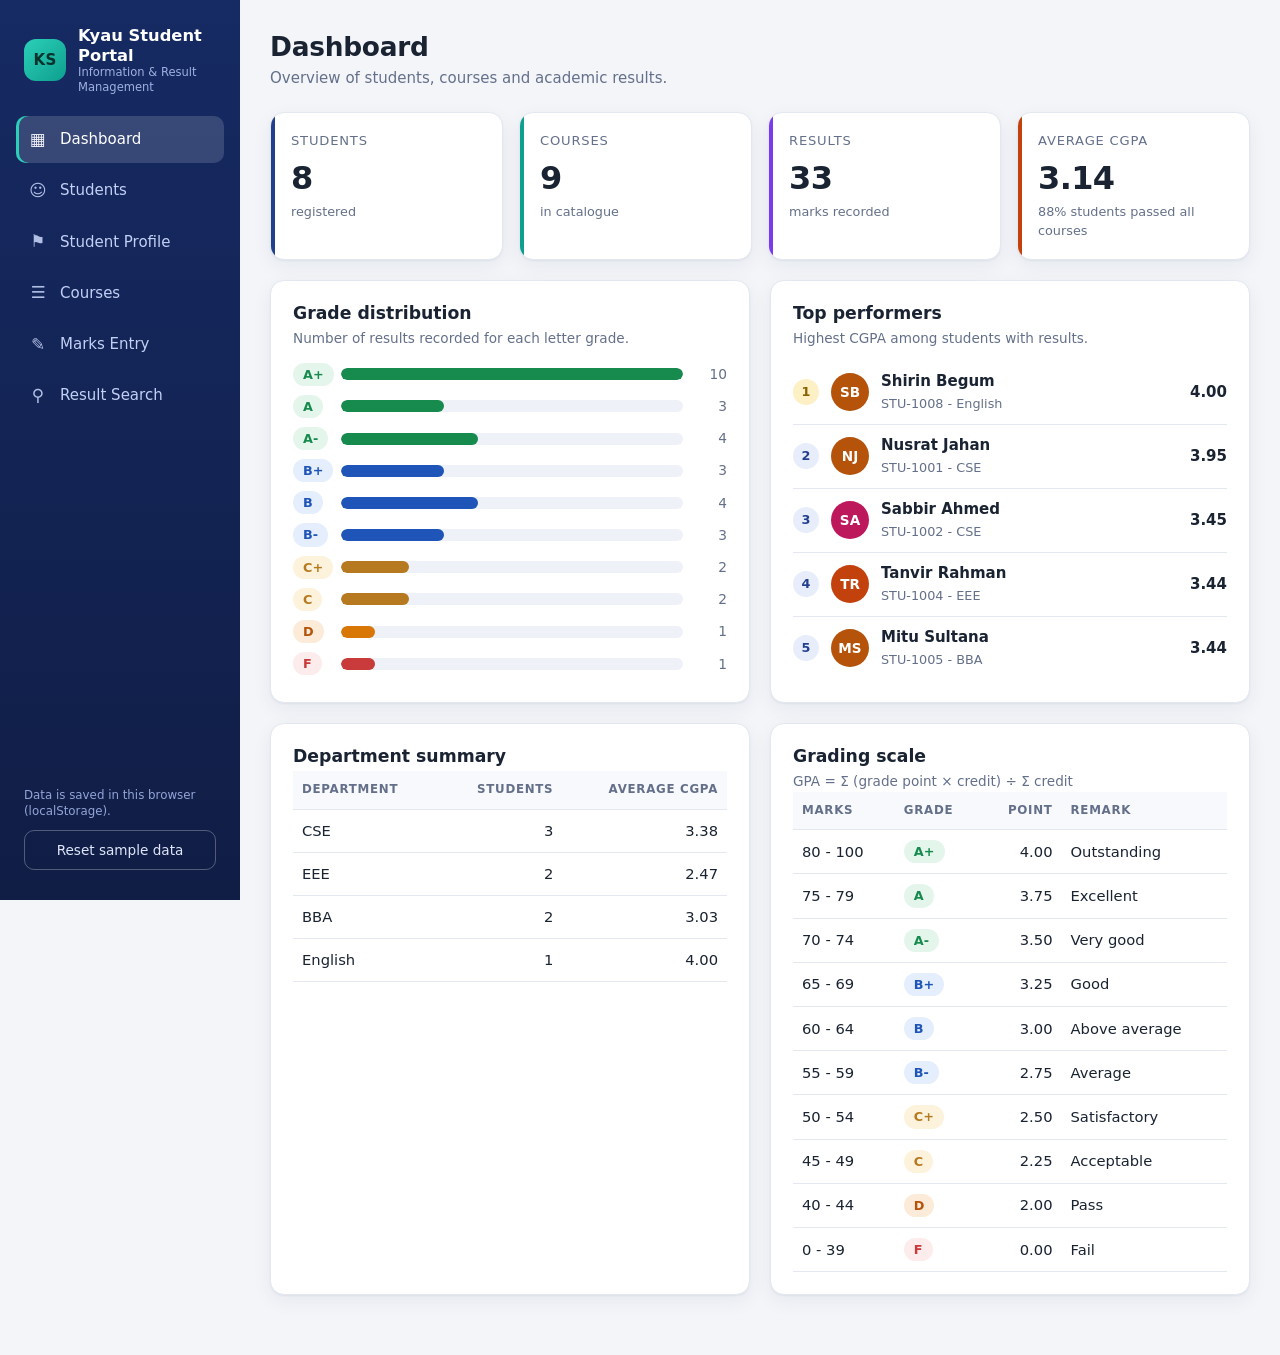
<file: index.html>
<!DOCTYPE html>
<html lang="en">
<head>
  <meta charset="UTF-8">
  <meta name="viewport" content="width=device-width, initial-scale=1.0">
  <title>Kyau Student Portal</title>
  <link rel="stylesheet" href="style.css">
</head>
<body>
<div class="app">

  <!-- ============ SIDEBAR ============ -->
  <aside class="sidebar">
    <div class="brand">
      <div class="brand-mark">KS</div>
      <div>
        <div class="brand-name">Kyau Student Portal</div>
        <div class="brand-sub">Information &amp; Result Management</div>
      </div>
    </div>
    <nav class="nav" id="nav">
      <button data-view="dashboard" class="active"><span class="ico">&#9638;</span> Dashboard</button>
      <button data-view="students"><span class="ico">&#9786;</span> Students</button>
      <button data-view="profile"><span class="ico">&#9873;</span> Student Profile</button>
      <button data-view="courses"><span class="ico">&#9776;</span> Courses</button>
      <button data-view="marks"><span class="ico">&#9998;</span> Marks Entry</button>
      <button data-view="search"><span class="ico">&#9906;</span> Result Search</button>
    </nav>
    <div class="side-foot">
      <div class="storage-note" id="storageNote"></div>
      <button class="btn ghost-light" id="btnReset">Reset sample data</button>
    </div>
  </aside>

  <!-- ============ MAIN ============ -->
  <main class="main">

    <!-- ---------- DASHBOARD ---------- -->
    <section class="view active" id="view-dashboard">
      <header class="page-head">
        <div>
          <h1>Dashboard</h1>
          <p class="muted">Overview of students, courses and academic results.</p>
        </div>
      </header>

      <div class="stats" id="dashStats"></div>

      <div class="grid-2">
        <div class="card">
          <h2>Grade distribution</h2>
          <p class="muted small">Number of results recorded for each letter grade.</p>
          <div id="gradeChart" class="hbars"></div>
        </div>
        <div class="card">
          <h2>Top performers</h2>
          <p class="muted small">Highest CGPA among students with results.</p>
          <div id="topList"></div>
        </div>
      </div>

      <div class="grid-2">
        <div class="card">
          <h2>Department summary</h2>
          <div id="deptSummary" class="table-wrap"></div>
        </div>
        <div class="card">
          <h2>Grading scale</h2>
          <p class="muted small">GPA = &Sigma; (grade point &times; credit) &divide; &Sigma; credit</p>
          <div id="scaleTable" class="table-wrap"></div>
        </div>
      </div>
    </section>

    <!-- ---------- STUDENTS ---------- -->
    <section class="view" id="view-students">
      <header class="page-head">
        <div>
          <h1>Students</h1>
          <p class="muted">Register new students and manage existing records.</p>
        </div>
      </header>

      <div class="grid-form">
        <div class="card">
          <h2 id="studentFormTitle">Register student</h2>
          <form id="studentForm" novalidate>
            <div class="field">
              <label for="sId">Student ID</label>
              <input id="sId" type="text" maxlength="20" placeholder="STU-1001" autocomplete="off">
              <small class="err" data-for="sId"></small>
            </div>
            <div class="field">
              <label for="sName">Full name</label>
              <input id="sName" type="text" maxlength="60" placeholder="e.g. Nusrat Jahan" autocomplete="off">
              <small class="err" data-for="sName"></small>
            </div>
            <div class="row2">
              <div class="field">
                <label for="sDept">Department</label>
                <select id="sDept"></select>
              </div>
              <div class="field">
                <label for="sSem">Current semester</label>
                <select id="sSem"></select>
              </div>
            </div>
            <div class="row2">
              <div class="field">
                <label for="sFather">Father's name <span class="opt">(optional)</span></label>
                <input id="sFather" type="text" maxlength="60" autocomplete="off">
                <small class="err" data-for="sFather"></small>
              </div>
              <div class="field">
                <label for="sMother">Mother's name <span class="opt">(optional)</span></label>
                <input id="sMother" type="text" maxlength="60" autocomplete="off">
                <small class="err" data-for="sMother"></small>
              </div>
            </div>
            <div class="field">
              <label for="sEmail">Email</label>
              <input id="sEmail" type="email" maxlength="80" placeholder="name@example.com" autocomplete="off">
              <small class="err" data-for="sEmail"></small>
            </div>
            <div class="row2">
              <div class="field">
                <label for="sPhone">Contact number <span class="opt">(optional)</span></label>
                <input id="sPhone" type="text" maxlength="20" placeholder="01711-000000" autocomplete="off">
                <small class="err" data-for="sPhone"></small>
              </div>
              <div class="field">
                <label for="sDob">Date of birth <span class="opt">(optional)</span></label>
                <input id="sDob" type="date">
              </div>
            </div>
            <div class="actions">
              <button type="submit" class="btn primary" id="studentSubmit">Register student</button>
              <button type="button" class="btn" id="studentCancel" hidden>Cancel edit</button>
            </div>
          </form>
        </div>

        <div class="card">
          <div class="list-head">
            <h2>Student list <span class="count" id="studentCount"></span></h2>
            <div class="filters">
              <input id="studentSearch" type="search" placeholder="Search by ID, name or email">
              <select id="studentDeptFilter"></select>
            </div>
          </div>
          <div class="table-wrap" id="studentTable"></div>
        </div>
      </div>
    </section>

    <!-- ---------- STUDENT PROFILE ---------- -->
    <section class="view" id="view-profile">
      <header class="page-head">
        <div>
          <h1>Student profile</h1>
          <p class="muted">Add and update your photo, parents' names, contact number and email. Your result sheet is shown below.</p>
        </div>
        <div class="head-actions no-print">
          <button class="btn" id="profileBack">&larr; All students</button>
          <button class="btn primary" id="profilePrint">Print</button>
        </div>
      </header>
      <div class="card picker no-print" id="profilePicker">
        <label for="profileSelect">Select student</label>
        <select id="profileSelect"></select>
      </div>
      <div class="card edit-card no-print" id="profileFormCard" hidden>
        <h2>Edit profile</h2>
        <p class="muted small">Fill in your own details and press Save. Your photo is stored only in this browser.</p>
        <form id="profileForm" novalidate>
          <div class="photo-row">
            <div id="photoPreview" class="photo-preview"></div>
            <div class="photo-actions">
              <input id="pPhoto" type="file" accept="image/*" hidden>
              <div class="photo-buttons">
                <button type="button" class="btn" id="pPhotoBtn">Choose photo</button>
                <button type="button" class="btn" id="pPhotoRemove">Remove photo</button>
              </div>
              <small class="muted">JPG or PNG, up to 5 MB. The photo is cropped to a square.</small>
              <small class="err" data-for="pPhoto"></small>
            </div>
          </div>
          <div class="row2">
            <div class="field">
              <label for="pFather">Father's name</label>
              <input id="pFather" type="text" maxlength="60" placeholder="Father's full name" autocomplete="off">
              <small class="err" data-for="pFather"></small>
            </div>
            <div class="field">
              <label for="pMother">Mother's name</label>
              <input id="pMother" type="text" maxlength="60" placeholder="Mother's full name" autocomplete="off">
              <small class="err" data-for="pMother"></small>
            </div>
          </div>
          <div class="row2">
            <div class="field">
              <label for="pPhone">Contact number</label>
              <input id="pPhone" type="text" maxlength="20" placeholder="01711-000000" autocomplete="off">
              <small class="err" data-for="pPhone"></small>
            </div>
            <div class="field">
              <label for="pEmail">Email</label>
              <input id="pEmail" type="email" maxlength="80" placeholder="name@example.com" autocomplete="off">
              <small class="err" data-for="pEmail"></small>
            </div>
          </div>
          <div class="actions">
            <button type="submit" class="btn primary">Save profile</button>
            <button type="button" class="btn" id="profileCancel">Cancel</button>
          </div>
        </form>
      </div>
      <div id="profileBody"></div>
    </section>

    <!-- ---------- COURSES ---------- -->
    <section class="view" id="view-courses">
      <header class="page-head">
        <div>
          <h1>Courses</h1>
          <p class="muted">Course catalogue with credit hours used for GPA calculation.</p>
        </div>
      </header>

      <div class="grid-form">
        <div class="card">
          <h2 id="courseFormTitle">Add course</h2>
          <form id="courseForm" novalidate>
            <div class="field">
              <label for="cCode">Course code</label>
              <input id="cCode" type="text" maxlength="12" placeholder="CSE301" autocomplete="off">
              <small class="err" data-for="cCode"></small>
            </div>
            <div class="field">
              <label for="cTitle">Course title</label>
              <input id="cTitle" type="text" maxlength="70" placeholder="Database Management Systems" autocomplete="off">
              <small class="err" data-for="cTitle"></small>
            </div>
            <div class="row2">
              <div class="field">
                <label for="cCredit">Credit hours</label>
                <select id="cCredit"></select>
              </div>
              <div class="field">
                <label for="cDept">Offered by</label>
                <select id="cDept"></select>
              </div>
            </div>
            <div class="actions">
              <button type="submit" class="btn primary" id="courseSubmit">Add course</button>
              <button type="button" class="btn" id="courseCancel" hidden>Cancel edit</button>
            </div>
          </form>
        </div>

        <div class="card">
          <div class="list-head">
            <h2>Course list <span class="count" id="courseCount"></span></h2>
            <div class="filters">
              <input id="courseSearch" type="search" placeholder="Search code or title">
            </div>
          </div>
          <div class="table-wrap" id="courseTable"></div>
        </div>
      </div>
    </section>

    <!-- ---------- MARKS ENTRY ---------- -->
    <section class="view" id="view-marks">
      <header class="page-head">
        <div>
          <h1>Marks entry</h1>
          <p class="muted">Enter marks out of 100. Grade, grade point and GPA are calculated automatically.</p>
        </div>
      </header>

      <div class="grid-form">
        <div class="card">
          <h2 id="markFormTitle">Enter marks</h2>
          <form id="markForm" novalidate>
            <div class="field">
              <label for="mStudent">Student</label>
              <select id="mStudent"></select>
              <small class="err" data-for="mStudent"></small>
            </div>
            <div class="field">
              <label for="mCourse">Course</label>
              <select id="mCourse"></select>
              <small class="err" data-for="mCourse"></small>
            </div>
            <div class="row2">
              <div class="field">
                <label for="mSem">Semester</label>
                <select id="mSem"></select>
              </div>
              <div class="field">
                <label for="mMarks">Marks (0 &ndash; 100)</label>
                <input id="mMarks" type="number" min="0" max="100" step="0.5" placeholder="e.g. 78">
                <small class="err" data-for="mMarks"></small>
              </div>
            </div>
            <div class="preview" id="markPreview">
              <span class="muted">Enter marks to preview the grade.</span>
            </div>
            <div class="actions">
              <button type="submit" class="btn primary" id="markSubmit">Save result</button>
              <button type="button" class="btn" id="markCancel" hidden>Cancel edit</button>
            </div>
          </form>
        </div>

        <div class="card">
          <div class="list-head">
            <h2>Recorded results <span class="count" id="markCount"></span></h2>
            <div class="filters">
              <input id="markSearch" type="search" placeholder="Search student or course">
            </div>
          </div>
          <div class="table-wrap" id="markTable"></div>
        </div>
      </div>
    </section>

    <!-- ---------- RESULT SEARCH ---------- -->
    <section class="view" id="view-search">
      <header class="page-head">
        <div>
          <h1>Result search</h1>
          <p class="muted">Find a student by ID or name to see the full result sheet.</p>
        </div>
        <div class="head-actions no-print">
          <button class="btn" id="searchProfile" hidden>Open full profile</button>
          <button class="btn primary" id="searchPrint" hidden>Print result</button>
        </div>
      </header>

      <div class="card search-card no-print">
        <label for="rsQuery" class="sr-only">Search</label>
        <div class="search-row">
          <input id="rsQuery" type="search" placeholder="Type a student ID or name, e.g. STU-1002 or Nusrat" autocomplete="off">
          <button class="btn primary" id="rsGo" type="button">Search</button>
        </div>
        <div id="rsMatches" class="matches"></div>
      </div>
      <div id="rsResult"></div>
    </section>

  </main>
</div>

<!-- ============ CONFIRM DIALOG ============ -->
<div class="overlay" id="confirmOverlay" hidden>
  <div class="dialog" role="dialog" aria-modal="true" aria-labelledby="confirmTitle">
    <h3 id="confirmTitle">Please confirm</h3>
    <p id="confirmText"></p>
    <div class="actions end">
      <button class="btn" id="confirmNo">Cancel</button>
      <button class="btn danger" id="confirmYes">Delete</button>
    </div>
  </div>
</div>

<div class="toast" id="toast" role="status" aria-live="polite"></div>

<script src="script.js"></script>
</body>
</html>
</file>
<file: style.css>
/* ==========================================================
   Kyau Student Portal - Student Information & Result Management
   ========================================================== */
:root {
  --bg: #f3f5f9;
  --card: #ffffff;
  --ink: #1a2332;
  --muted: #64708a;
  --line: #e3e8f0;
  --primary: #23408e;
  --primary-dark: #182c68;
  --primary-soft: #e8edfb;
  --accent: #0e9f8e;
  --danger: #c93a3a;
  --danger-soft: #fdecec;
  --ok: #178a4d;
  --ok-soft: #e4f6ec;
  --warn: #b7791f;
  --warn-soft: #fdf3dc;
  --radius: 14px;
  --shadow: 0 1px 2px rgba(20, 30, 60, .05), 0 6px 20px rgba(20, 30, 60, .06);
  --side-w: 240px;
}

* { box-sizing: border-box; }
html { scroll-behavior: smooth; }
body {
  margin: 0;
  font-family: "Segoe UI", system-ui, -apple-system, Roboto, "Helvetica Neue", Arial, sans-serif;
  font-size: 15px;
  line-height: 1.5;
  color: var(--ink);
  background: var(--bg);
}
h1, h2, h3 { margin: 0; line-height: 1.25; }
h1 { font-size: 1.65rem; letter-spacing: -.01em; }
h2 { font-size: 1.08rem; }
p { margin: 0; }
button, input, select { font: inherit; color: inherit; }
[hidden] { display: none !important; }
.muted { color: var(--muted); }
.small { font-size: .85rem; }
.sr-only { position: absolute; width: 1px; height: 1px; overflow: hidden; clip: rect(0 0 0 0); }

/* ---------- layout ---------- */
.app { display: flex; min-height: 100vh; }
.sidebar {
  position: fixed; inset: 0 auto 0 0;
  width: var(--side-w);
  background: linear-gradient(180deg, #162a63 0%, #101d45 100%);
  color: #dfe6fb;
  display: flex; flex-direction: column;
  padding: 22px 16px;
  z-index: 20;
}
.main { margin-left: var(--side-w); flex: 1; padding: 30px 30px 60px; min-width: 0; }

.brand { display: flex; gap: 12px; align-items: center; padding: 4px 8px 22px; }
.brand-mark {
  width: 42px; height: 42px; border-radius: 12px;
  background: linear-gradient(135deg, #2bd0b9, #0e9f8e);
  color: #06322c; font-weight: 800; letter-spacing: .02em;
  display: grid; place-items: center; flex: none;
}
.brand-name { font-weight: 700; font-size: 1.02rem; line-height: 1.2; color: #fff; }
.brand-sub { font-size: .72rem; color: #9fb0e0; line-height: 1.25; }

.nav { display: flex; flex-direction: column; gap: 4px; }
.nav button {
  display: flex; align-items: center; gap: 12px;
  border: 0; background: transparent; cursor: pointer;
  color: #c3d0f5; padding: 11px 12px; border-radius: 10px;
  text-align: left; font-weight: 500;
  transition: background .15s, color .15s;
}
.nav button:hover { background: rgba(255, 255, 255, .08); color: #fff; }
.nav button.active { background: rgba(255, 255, 255, .15); color: #fff; box-shadow: inset 3px 0 0 #2bd0b9; }
.nav .ico { width: 20px; text-align: center; font-size: 1.05rem; opacity: .9; }

.side-foot { margin-top: auto; padding: 8px; }
.storage-note { font-size: .74rem; color: #93a5d8; margin-bottom: 10px; line-height: 1.35; }

/* ---------- views ---------- */
.view { display: none; animation: fade .25s ease; }
.view.active { display: block; }
@keyframes fade { from { opacity: 0; transform: translateY(6px); } to { opacity: 1; transform: none; } }

.page-head { display: flex; justify-content: space-between; align-items: flex-end; gap: 16px; margin-bottom: 22px; flex-wrap: wrap; }
.page-head p { margin-top: 4px; }
.head-actions { display: flex; gap: 10px; flex-wrap: wrap; }

.card {
  min-width: 0;
  background: var(--card);
  border: 1px solid var(--line);
  border-radius: var(--radius);
  box-shadow: var(--shadow);
  padding: 22px;
}
.card > h2 { margin-bottom: 4px; }
.grid-2 { display: grid; grid-template-columns: repeat(2, minmax(0, 1fr)); gap: 20px; margin-top: 20px; }
.grid-form { display: grid; grid-template-columns: 330px minmax(0, 1fr); gap: 20px; align-items: start; }

/* ---------- stat cards ---------- */
.stats { display: grid; grid-template-columns: repeat(4, minmax(0, 1fr)); gap: 16px; }
.stat {
  background: var(--card); border: 1px solid var(--line); border-radius: var(--radius);
  box-shadow: var(--shadow); padding: 18px 20px; position: relative; overflow: hidden;
}
.stat::before { content: ""; position: absolute; left: 0; top: 0; bottom: 0; width: 4px; background: var(--c, var(--primary)); }
.stat .label { color: var(--muted); font-size: .82rem; text-transform: uppercase; letter-spacing: .06em; }
.stat .value { font-size: 2rem; font-weight: 700; margin-top: 4px; letter-spacing: -.02em; }
.stat .hint { color: var(--muted); font-size: .8rem; }

/* ---------- forms ---------- */
.field { margin-top: 14px; }
.field label { display: block; font-weight: 600; font-size: .86rem; margin-bottom: 6px; }
.opt { font-weight: 400; color: var(--muted); }
.row2 { display: grid; grid-template-columns: 1fr 1fr; gap: 12px; }
input[type=text], input[type=email], input[type=number], input[type=date], input[type=search], select {
  width: 100%; padding: 10px 12px;
  border: 1px solid #cfd7e6; border-radius: 10px; background: #fff;
  transition: border-color .15s, box-shadow .15s;
}
input:focus, select:focus { outline: none; border-color: var(--primary); box-shadow: 0 0 0 3px rgba(35, 64, 142, .15); }
input[readonly] { background: #f0f3f9; color: var(--muted); }
.field.invalid input, .field.invalid select { border-color: var(--danger); }
.err { display: block; min-height: 0; color: var(--danger); font-size: .8rem; margin-top: 4px; }
.actions { display: flex; gap: 10px; margin-top: 20px; flex-wrap: wrap; }
.actions.end { justify-content: flex-end; }

.btn {
  border: 1px solid #cfd7e6; background: #fff; color: var(--ink);
  padding: 9px 16px; border-radius: 10px; cursor: pointer; font-weight: 600;
  transition: background .15s, transform .05s, border-color .15s;
}
.btn:hover { background: #f1f4fa; }
.btn:active { transform: translateY(1px); }
.btn.primary { background: var(--primary); border-color: var(--primary); color: #fff; }
.btn.primary:hover { background: var(--primary-dark); }
.btn.danger { background: var(--danger); border-color: var(--danger); color: #fff; }
.btn.danger:hover { background: #a82e2e; }
.btn.ghost-light { width: 100%; background: transparent; border-color: rgba(255, 255, 255, .28); color: #dfe6fb; font-weight: 500; font-size: .85rem; }
.btn.ghost-light:hover { background: rgba(255, 255, 255, .1); }
.btn.sm { padding: 5px 10px; font-size: .8rem; border-radius: 8px; }
.btn.sm.del { color: var(--danger); border-color: #f0c9c9; }
.btn.sm.del:hover { background: var(--danger-soft); }

.preview { margin-top: 16px; padding: 12px 14px; border-radius: 10px; background: #f6f8fc; border: 1px dashed #cfd7e6; min-height: 48px; display: flex; align-items: center; gap: 10px; flex-wrap: wrap; }

/* ---------- lists / tables ---------- */
.list-head { display: flex; justify-content: space-between; align-items: center; gap: 12px; flex-wrap: wrap; margin-bottom: 14px; }
.count { font-size: .78rem; background: var(--primary-soft); color: var(--primary); border-radius: 999px; padding: 2px 9px; margin-left: 6px; vertical-align: middle; }
.filters { display: flex; gap: 8px; flex-wrap: wrap; flex: 1; justify-content: flex-end; }
.filters input { flex: 1 1 200px; min-width: 0; max-width: 260px; }
.filters select { width: 160px; }
.table-wrap { overflow-x: auto; }
table { width: 100%; border-collapse: collapse; font-size: .92rem; }
th, td { text-align: left; padding: 10px 9px; border-bottom: 1px solid var(--line); white-space: nowrap; }
th { font-size: .74rem; text-transform: uppercase; letter-spacing: .06em; color: var(--muted); background: #f8f9fc; font-weight: 700; }
tbody tr:hover { background: #fafbfe; }
td.num, th.num { text-align: right; font-variant-numeric: tabular-nums; }
td.wrap { white-space: normal; }
td.row-actions { text-align: right; }
td.row-actions .btn { margin-left: 4px; }
.empty { text-align: center; color: var(--muted); padding: 34px 10px; }

/* ---------- badges ---------- */
.badge { display: inline-block; padding: 2px 10px; border-radius: 999px; font-weight: 700; font-size: .8rem; }
.g-a { background: var(--ok-soft); color: var(--ok); }
.g-b { background: #e5eefc; color: #1f55b8; }
.g-c { background: var(--warn-soft); color: var(--warn); }
.g-d { background: #fdebd9; color: #b45309; }
.g-f { background: var(--danger-soft); color: var(--danger); }
.st-pass { background: var(--ok-soft); color: var(--ok); }
.st-fail { background: var(--danger-soft); color: var(--danger); }
.st-none { background: #eceff5; color: var(--muted); }

/* ---------- dashboard bits ---------- */
.hbars { margin-top: 14px; display: grid; gap: 9px; }
.hbar { display: grid; grid-template-columns: 38px 1fr 34px; align-items: center; gap: 10px; font-size: .86rem; }
.hbar .track { background: #eef1f7; border-radius: 99px; height: 12px; overflow: hidden; }
.hbar .fill { height: 100%; border-radius: 99px; background: var(--c, var(--primary)); transition: width .5s ease; }
.hbar .n { text-align: right; font-variant-numeric: tabular-nums; color: var(--muted); }

.rank-list { list-style: none; margin: 12px 0 0; padding: 0; }
.rank-list li { display: flex; align-items: center; gap: 12px; padding: 9px 0; border-bottom: 1px solid var(--line); }
.rank-list li:last-child { border-bottom: 0; }
.rank-no { width: 26px; height: 26px; border-radius: 50%; background: var(--primary-soft); color: var(--primary); font-weight: 700; font-size: .8rem; display: grid; place-items: center; flex: none; }
.rank-list li:first-child .rank-no { background: #fdf0c4; color: #8a6100; }
.rank-list .who { flex: 1; min-width: 0; }
.rank-list .who b { display: block; overflow: hidden; text-overflow: ellipsis; white-space: nowrap; }
.rank-list .who span { font-size: .8rem; color: var(--muted); }
.rank-list .cg { font-weight: 700; font-variant-numeric: tabular-nums; }

/* ---------- avatar ---------- */
.avatar { width: 38px; height: 38px; border-radius: 50%; display: grid; place-items: center; color: #fff; font-weight: 700; font-size: .85rem; flex: none; background: var(--primary); }
.avatar.lg { width: 72px; height: 72px; font-size: 1.5rem; }
.avatar.xl { width: 104px; height: 104px; font-size: 2.1rem; border-radius: 24px; }
img.avatar { object-fit: cover; background: #e9edf5; display: block; }
.cell-person { display: flex; align-items: center; gap: 10px; }
.cell-person b { display: block; }
.cell-person > div > span { font-size: .78rem; color: var(--muted); }

/* ---------- profile editing ---------- */
.edit-card { margin-bottom: 20px; border-color: #b9c6ec; }
.photo-row { display: flex; gap: 20px; align-items: center; margin-top: 16px; flex-wrap: wrap; }
.photo-preview .avatar { box-shadow: 0 0 0 3px #fff, 0 0 0 5px var(--primary-soft); }
.photo-actions { display: flex; flex-direction: column; gap: 8px; align-items: flex-start; }
.photo-buttons { display: flex; gap: 8px; flex-wrap: wrap; }
.btn:disabled { opacity: .5; cursor: not-allowed; }
.info-grid .missing { color: var(--muted); font-weight: 400; font-style: italic; }

/* ---------- profile picker ---------- */
.picker { margin-bottom: 20px; display: flex; align-items: center; gap: 14px; flex-wrap: wrap; padding: 16px 22px; }
.picker label { font-weight: 600; }
.picker select { max-width: 380px; flex: 1 1 240px; }

/* ---------- search ---------- */
.search-card { margin-bottom: 20px; }
.search-row { display: flex; gap: 10px; }
.search-row input { flex: 1; font-size: 1rem; padding: 12px 14px; }
.matches { display: flex; gap: 8px; flex-wrap: wrap; margin-top: 12px; }
.chip { border: 1px solid #cfd7e6; background: #fff; padding: 7px 12px; border-radius: 999px; cursor: pointer; font-size: .86rem; }
.chip:hover { background: var(--primary-soft); border-color: var(--primary); }

/* ---------- transcript / profile ---------- */
.sheet-head { display: flex; gap: 18px; align-items: center; flex-wrap: wrap; }
.sheet-head h2 { font-size: 1.35rem; }
.sheet-head .meta { color: var(--muted); font-size: .9rem; margin-top: 2px; }
.sheet-head .grow { flex: 1; min-width: 200px; }
.info-grid { display: grid; grid-template-columns: repeat(auto-fit, minmax(170px, 1fr)); gap: 14px; margin-top: 18px; }
.info-grid div { background: #f7f9fc; border: 1px solid var(--line); border-radius: 10px; padding: 10px 14px; }
.info-grid dt { font-size: .72rem; text-transform: uppercase; letter-spacing: .06em; color: var(--muted); }
.info-grid dd { margin: 2px 0 0; font-weight: 600; word-break: break-word; }
.sum-grid { display: grid; grid-template-columns: repeat(4, minmax(0, 1fr)); gap: 14px; margin-top: 20px; }
.sum { border-radius: 12px; padding: 14px 16px; background: var(--primary-soft); }
.sum .k { font-size: .74rem; text-transform: uppercase; letter-spacing: .06em; color: var(--muted); }
.sum .v { font-size: 1.55rem; font-weight: 800; color: var(--primary); letter-spacing: -.02em; }
.sum.ok { background: var(--ok-soft); } .sum.ok .v { color: var(--ok); }
.sum.bad { background: var(--danger-soft); } .sum.bad .v { color: var(--danger); }
.sem-block { margin-top: 22px; }
.sem-title { display: flex; justify-content: space-between; align-items: center; margin-bottom: 8px; flex-wrap: wrap; gap: 6px; }
.sem-title h3 { font-size: 1rem; }
.sem-gpa { font-size: .88rem; color: var(--muted); }
.sem-gpa b { color: var(--ink); }
.trend { display: flex; gap: 14px; align-items: flex-end; height: 120px; margin-top: 12px; }
.trend .col { flex: 1; max-width: 70px; display: flex; flex-direction: column; justify-content: flex-end; align-items: center; height: 100%; gap: 4px; font-size: .78rem; color: var(--muted); }
.trend .bar { width: 100%; background: linear-gradient(180deg, #3b5fc4, var(--primary)); border-radius: 8px 8px 2px 2px; min-height: 4px; }
.trend .val { font-weight: 700; color: var(--ink); font-size: .82rem; }
.stack > * + * { margin-top: 20px; }

/* ---------- dialog / toast ---------- */
.overlay { position: fixed; inset: 0; background: rgba(15, 22, 45, .5); display: grid; place-items: center; z-index: 50; padding: 20px; }
.dialog { background: #fff; border-radius: 16px; padding: 24px; width: min(420px, 100%); box-shadow: 0 20px 60px rgba(0, 0, 0, .3); animation: fade .2s ease; }
.dialog h3 { font-size: 1.15rem; margin-bottom: 8px; }
.dialog p { color: var(--muted); }
.toast {
  position: fixed; bottom: 24px; left: 50%; transform: translate(-50%, 30px);
  background: #172037; color: #fff; padding: 11px 20px; border-radius: 12px;
  opacity: 0; pointer-events: none; transition: all .25s ease; z-index: 60;
  box-shadow: 0 10px 30px rgba(0, 0, 0, .25); max-width: calc(100vw - 32px);
}
.toast.show { opacity: 1; transform: translate(-50%, 0); }
.toast.error { background: var(--danger); }

/* ---------- responsive ---------- */
@media (max-width: 1100px) {
  .stats { grid-template-columns: repeat(2, minmax(0, 1fr)); }
  .grid-form { grid-template-columns: minmax(0, 1fr); }
  .sum-grid { grid-template-columns: repeat(2, minmax(0, 1fr)); }
}
@media (max-width: 860px) {
  .sidebar { position: static; width: 100%; flex-direction: row; flex-wrap: wrap; align-items: center; padding: 12px 14px; gap: 8px; }
  .brand { padding: 0; }
  .brand-sub { display: none; }
  .nav { flex-direction: row; overflow-x: auto; flex: 1 1 100%; order: 3; padding-bottom: 2px; }
  .nav button { padding: 9px 12px; white-space: nowrap; }
  .side-foot { margin: 0 0 0 auto; padding: 0; }
  .storage-note { display: none; }
  .btn.ghost-light { width: auto; padding: 7px 12px; }
  .app { flex-direction: column; }
  .main { margin-left: 0; padding: 20px 16px 50px; }
  .grid-2 { grid-template-columns: minmax(0, 1fr); }
  .filters input, .filters select { width: 100%; }
  .filters { width: 100%; }
}
@media (max-width: 520px) {
  .stats { grid-template-columns: 1fr 1fr; gap: 10px; }
  .stat .value { font-size: 1.5rem; }
  .row2 { grid-template-columns: 1fr; }
  .search-row { flex-direction: column; }
  h1 { font-size: 1.4rem; }
}

/* ---------- print ---------- */
@media print {
  body { background: #fff; font-size: 12px; }
  .sidebar, .no-print, .toast, .overlay, .btn { display: none !important; }
  .main { margin: 0; padding: 0; }
  .card { box-shadow: none; border: 1px solid #bbb; break-inside: avoid; }
  .view { animation: none; }
  th { background: #eee !important; -webkit-print-color-adjust: exact; print-color-adjust: exact; }
}
</file>
